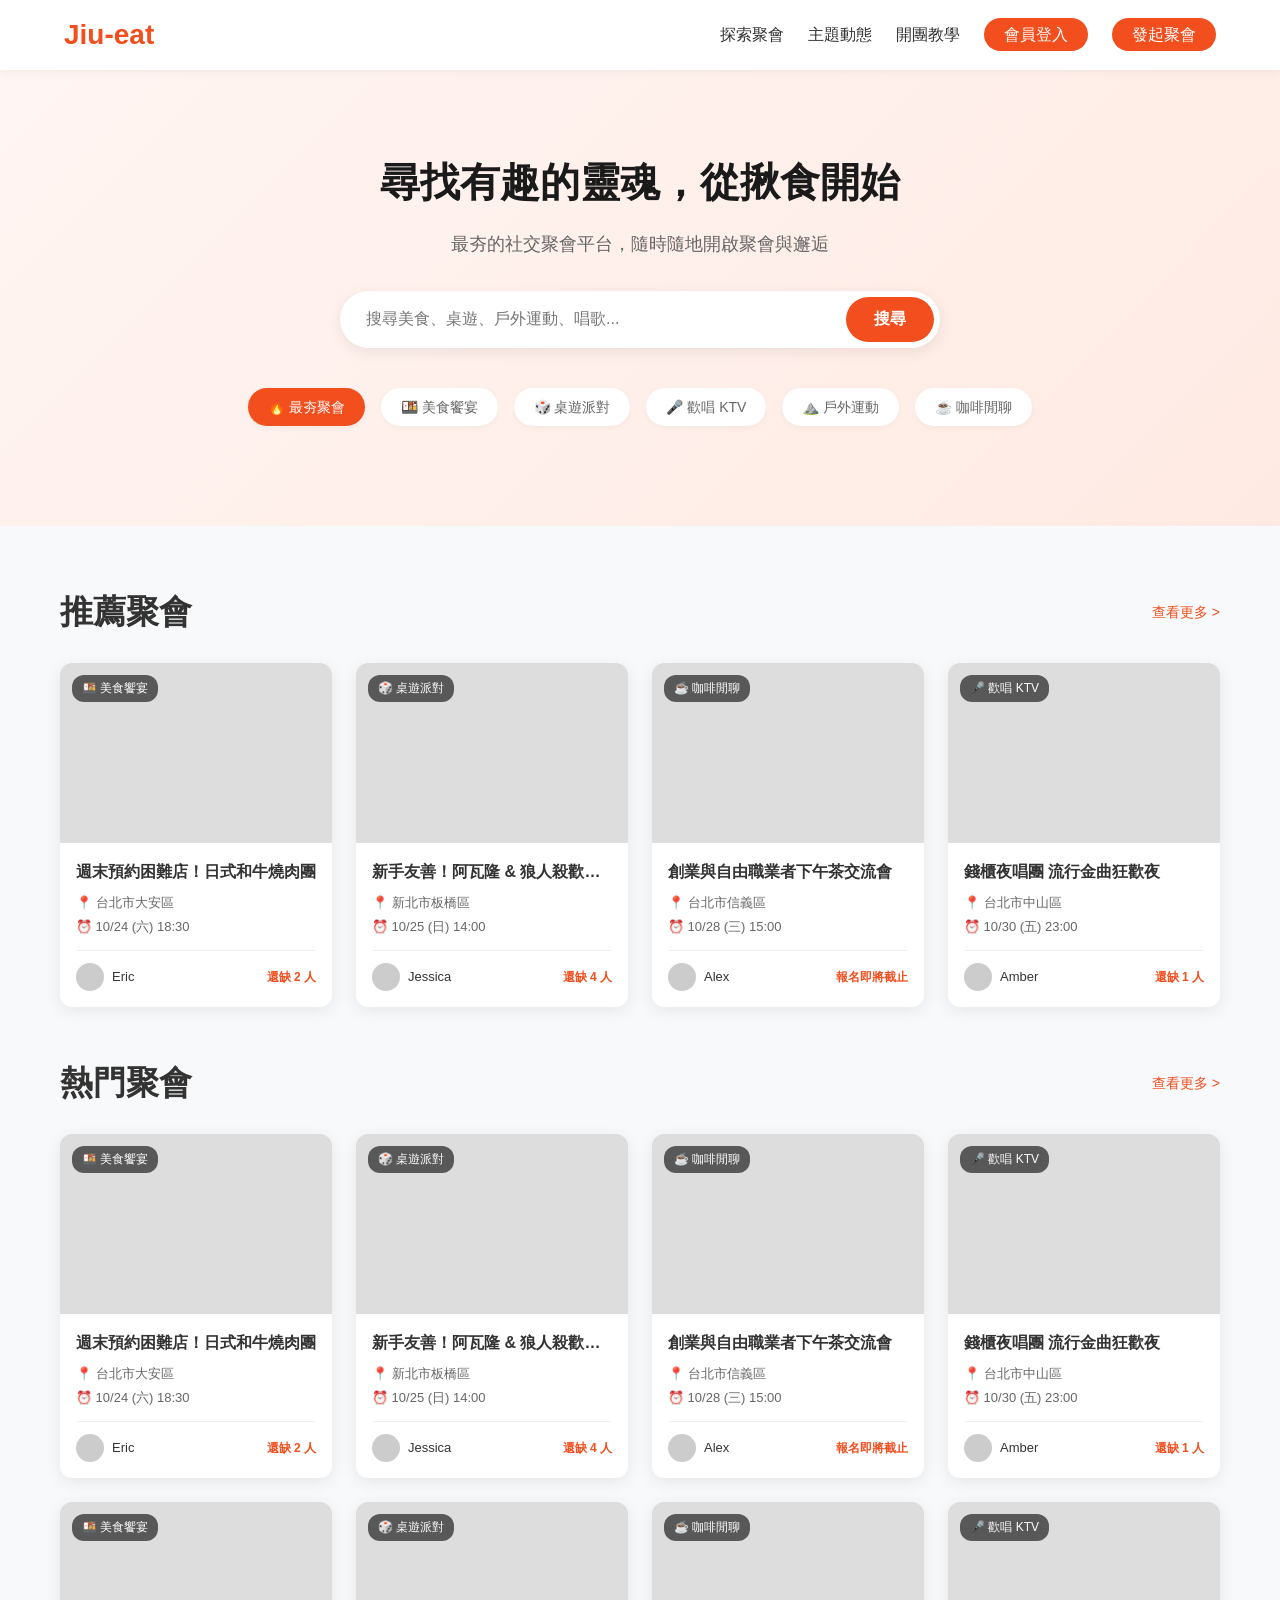
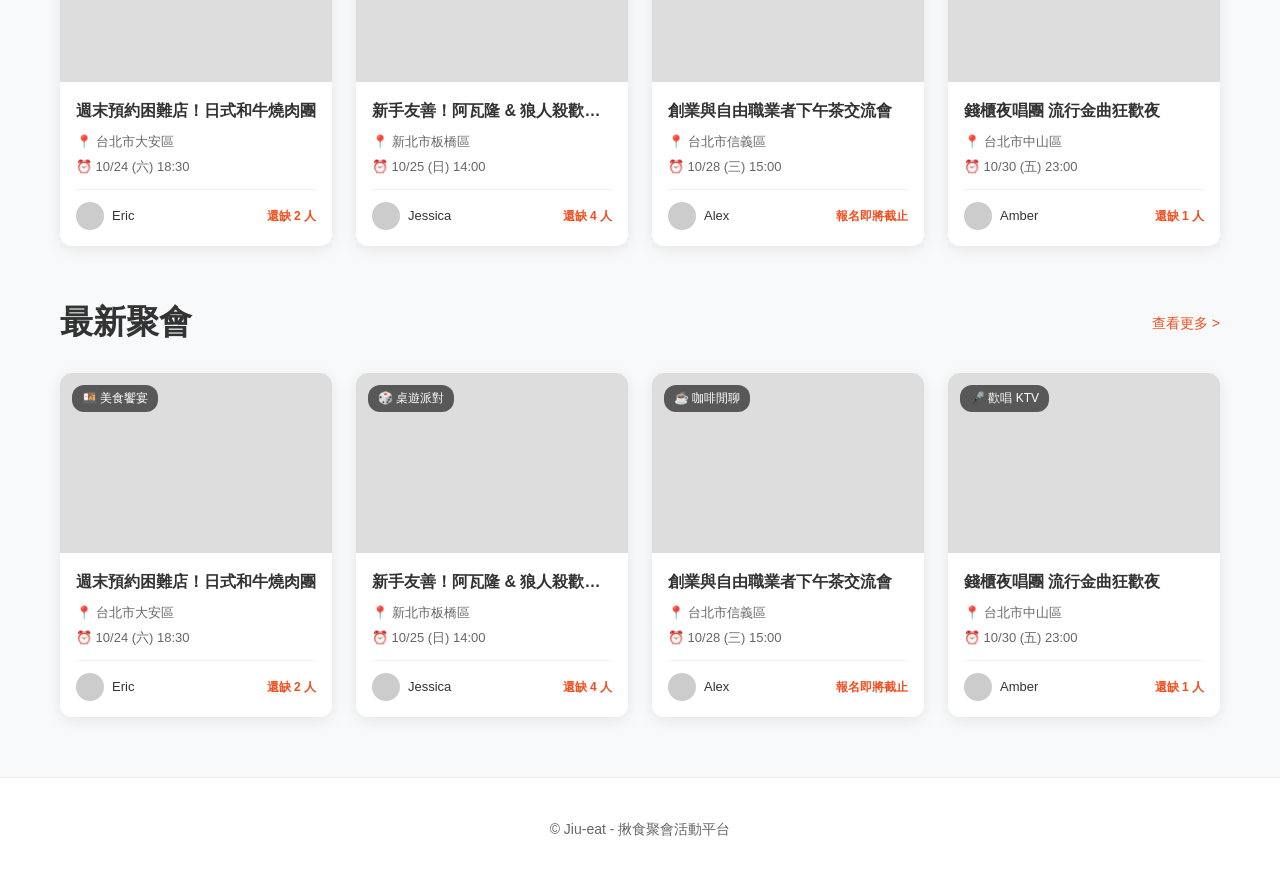
<file: index.html>
<!DOCTYPE html>
<html lang="zh-TW">

<head>
    <meta charset="UTF-8">
    <meta name="viewport" content="width=device-width, initial-scale=1.0">
    <title>Jiu-eat - 揪食聚會活動平台</title>
    <link rel="stylesheet" href="style.css?v=2">
</head>

<body>

    <!-- header 由 include.js 載入 -->

    <!-- 主視覺區塊 -->
    <section class="hero">
        <h1>尋找有趣的靈魂，從揪食開始</h1>
        <p>最夯的社交聚會平台，隨時隨地開啟聚會與邂逅</p>

        <div class="search-bar">
            <input type="text" placeholder="搜尋美食、桌遊、戶外運動、唱歌...">
            <button>搜尋</button>
        </div>

        <!-- 主題標籤 -->
        <div class="categories">
            <div class="category-chip active">🔥 最夯聚會</div>
            <div class="category-chip">🍱 美食饗宴</div>
            <div class="category-chip">🎲 桌遊派對</div>
            <div class="category-chip">🎤 歡唱 KTV</div>
            <div class="category-chip">⛰️ 戶外運動</div>
            <div class="category-chip">☕ 咖啡閒聊</div>
        </div>
    </section>

    <!-- 主要內容 container -->
    <main class="container">

        <!-- 區塊 1：近期熱門聚會 -->
        <div class="events-section">
            <div class="section-title">
                <h2>推薦聚會</h2>
                <a href="#">查看更多 ></a>
            </div>

            <div class="events-grid" id="hot-events-grid"></div>
        </div>

        <!-- 區塊 2：即將成團聚會（改為 JS 動態渲染） -->
        <div class="events-section">
            <div class="section-title">
                <h2>熱門聚會</h2>
                <a href="#">查看更多 ></a>
            </div>

            <!-- 動態生成卡片的容器 -->
            <div class="events-grid" id="upcoming-events-grid"></div>
        </div>
        <!-- 區塊 3：最新聚會 -->
        <div class="events-section">
            <div class="section-title">
                <h2>最新聚會</h2>
                <a href="#">查看更多 ></a>
            </div>

            <div class="events-grid" id="latest-events-grid"></div>
        </div>

    </main>

    <!-- JavaScript 生成卡片-->
    <script>
        document.addEventListener("DOMContentLoaded", () => {

            const sampleCards = [
                {
                    tag: "🍱 美食饗宴",
                    title: "週末預約困難店！日式和牛燒肉團",
                    location: "📍 台北市大安區",
                    time: "⏰ 10/24 (六) 18:30",
                    host: "Eric",
                    status: "還缺 2 人",
                    img: "https://picsum.photos/400/300?random=10",
                    avatar: "https://picsum.photos/50?random=10"
                },
                {
                    tag: "🎲 桌遊派對",
                    title: "新手友善！阿瓦隆 & 狼人殺歡樂夜",
                    location: "📍 新北市板橋區",
                    time: "⏰ 10/25 (日) 14:00",
                    host: "Jessica",
                    status: "還缺 4 人",
                    img: "https://picsum.photos/400/300?random=20",
                    avatar: "https://picsum.photos/50?random=11"
                },
                {
                    tag: "☕ 咖啡閒聊",
                    title: "創業與自由職業者下午茶交流會",
                    location: "📍 台北市信義區",
                    time: "⏰ 10/28 (三) 15:00",
                    host: "Alex",
                    status: "報名即將截止",
                    img: "https://picsum.photos/400/300?random=30",
                    avatar: "https://picsum.photos/50?random=12"
                },
                {
                    tag: "🎤 歡唱 KTV",
                    title: "錢櫃夜唱團 流行金曲狂歡夜",
                    location: "📍 台北市中山區",
                    time: "⏰ 10/30 (五) 23:00",
                    host: "Amber",
                    status: "還缺 1 人",
                    img: "https://picsum.photos/400/300?random=40",
                    avatar: "https://picsum.photos/50?random=13"
                }
            ];

            function renderEvents(containerId, count) {
                const container = document.getElementById(containerId);
                let html = "";
                for (let i = 0; i < count; i++) {
                    const data = sampleCards[i % sampleCards.length];
                    html += `
                        <div class="event-card">
                            <div class="card-img" style="background-image: url('${data.img}');">
                                <span class="card-tag">${data.tag}</span>
                            </div>
                            <div class="card-content">
                                <div class="event-title">${data.title}</div>
                                <div class="event-info">
                                    <span>${data.location}</span>
                                    <span>${data.time}</span>
                                </div>
                                <div class="card-footer">
                                    <div class="host-info">
                                        <div class="avatar" style="background-image: url('${data.avatar}'); background-size: cover;"></div>
                                        <span>${data.host}</span>
                                    </div>
                                    <span class="status-badge">${data.status}</span>
                                </div>
                            </div>
                        </div>
                    `;
                }
                container.innerHTML = html;
            }

            renderEvents("hot-events-grid", 4);
            renderEvents("latest-events-grid", 4);

            const targetCardCount = 8;
            const finalCount = Math.ceil(targetCardCount / 4) * 4;
            renderEvents("upcoming-events-grid", finalCount);

            // 漢堡選單邏輯已移至 include.js
        });
    </script>

    <script src="include.js"></script>
</body>

</html>
</file>
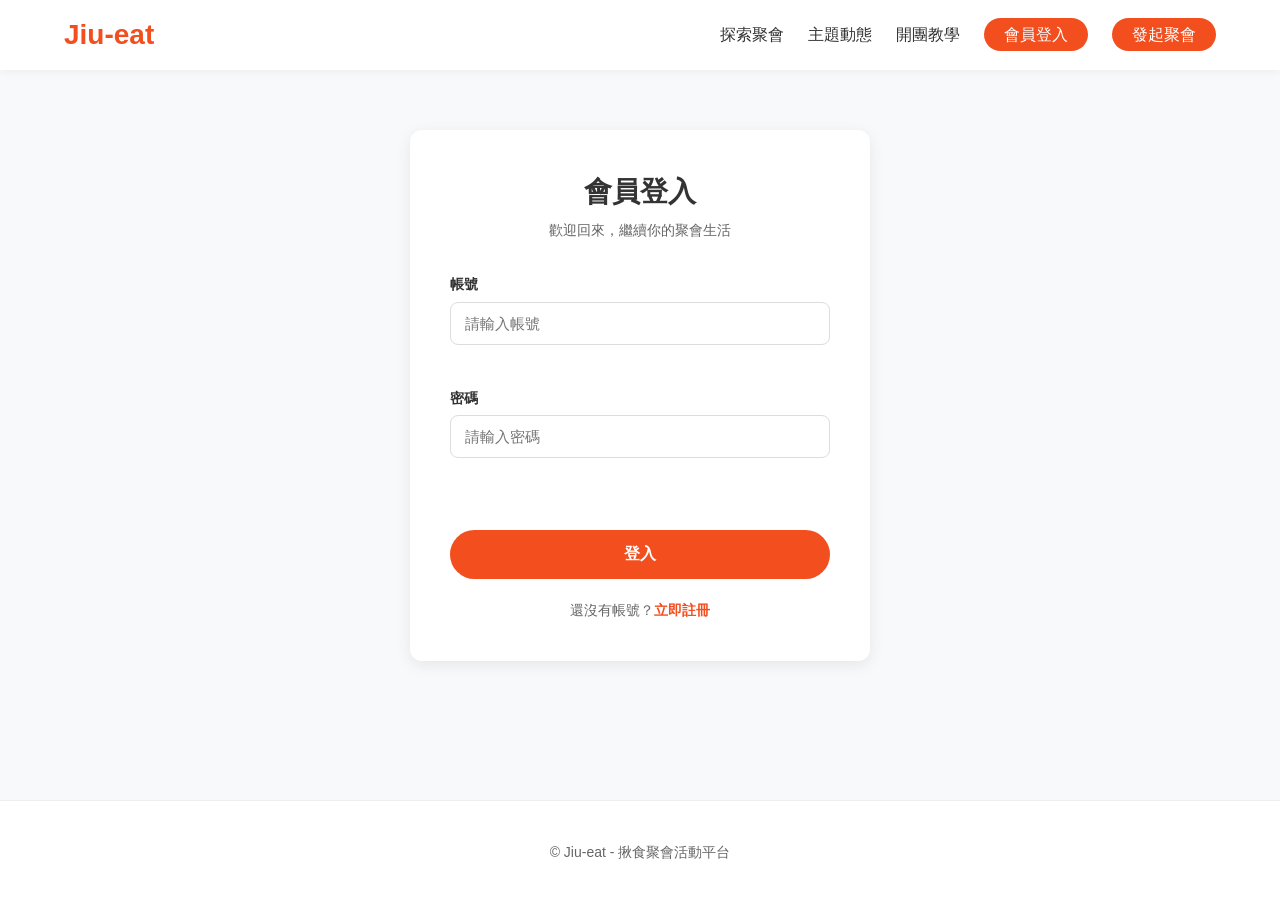
<file: login.html>
<!DOCTYPE html>
<html lang="zh-TW">

<head>
    <meta charset="UTF-8">
    <meta name="viewport" content="width=device-width, initial-scale=1.0">
    <title>會員登入 - Jiu-eat</title>
    <link rel="stylesheet" href="style.css?v=2">
</head>

<body>

    <!-- header 由 include.js 載入 -->

    <main class="register-page">
        <div class="register-card">
            <h1>會員登入</h1>
            <p class="register-subtitle">歡迎回來，繼續你的聚會生活</p>

            <form id="login-form" novalidate>
                <!-- 帳號 -->
                <div class="form-group">
                    <label for="account">帳號</label>
                    <input type="text" id="account" name="account" placeholder="請輸入帳號" autocomplete="username">
                    <span class="error-msg" id="account-error"></span>
                </div>

                <!-- 密碼 -->
                <div class="form-group">
                    <label for="password">密碼</label>
                    <input type="password" id="password" name="password" placeholder="請輸入密碼" autocomplete="current-password">
                    <span class="error-msg" id="password-error"></span>
                </div>

                <!-- 全域錯誤 / API 錯誤 -->
                <div class="error-msg api-error" id="api-error"></div>

                <button type="submit" class="btn-submit">登入</button>
            </form>

            <p class="login-link">
                還沒有帳號？<a href="register.html">立即註冊</a>
            </p>
        </div>
    </main>

    <script src="include.js"></script>
    <script>
        document.addEventListener("DOMContentLoaded", () => {

            const form = document.getElementById("login-form");

            const fields = {
                account: { el: document.getElementById("account"), error: document.getElementById("account-error"), validate },
                password: { el: document.getElementById("password"), error: document.getElementById("password-error"), validate }
            };

            const apiError = document.getElementById("api-error");

            function validate(name) {
                const field = fields[name];
                const val = field.el.value ? field.el.value.trim() : "";
                field.error.textContent = "";
                field.el.classList.remove("input-error");

                switch (name) {
                    case "account":
                        if (!val) return "請輸入帳號";
                        break;
                    case "password":
                        if (!val) return "請輸入密碼";
                        break;
                }
                return "";
            }

            function showError(name, msg) {
                const field = fields[name];
                field.error.textContent = msg;
                if (msg) field.el.classList.add("input-error");
            }

            function validateAll() {
                let valid = true;
                for (const key of Object.keys(fields)) {
                    const msg = validate(key);
                    if (msg) {
                        showError(key, msg);
                        valid = false;
                    }
                }
                return valid;
            }

            for (const key of Object.keys(fields)) {
                const field = fields[key];
                field.el.addEventListener("blur", () => {
                    const msg = validate(key);
                    showError(key, msg);
                });
                field.el.addEventListener("input", () => {
                    field.error.textContent = "";
                    field.el.classList.remove("input-error");
                    apiError.textContent = "";
                });
            }

            form.addEventListener("submit", async (e) => {
                e.preventDefault();
                apiError.textContent = "";

                if (!validateAll()) return;

                const payload = {
                    account: fields.account.el.value.trim(),
                    password: fields.password.el.value
                };

                const btn = form.querySelector(".btn-submit");
                btn.textContent = "登入中...";
                btn.disabled = true;

                try {
                    const res = await fetch("/api/login", {
                        method: "POST",
                        headers: { "Content-Type": "application/json" },
                        body: JSON.stringify(payload)
                    });

                    if (!res.ok) {
                        const data = await res.json().catch(() => ({}));
                        throw new Error(data.message || "帳號或密碼錯誤");
                    }

                    window.location.href = "/member.html";

                } catch (err) {
                    apiError.textContent = err.message;
                    btn.textContent = "登入";
                    btn.disabled = false;
                }
            });
        });
    </script>

</body>

</html>
</file>
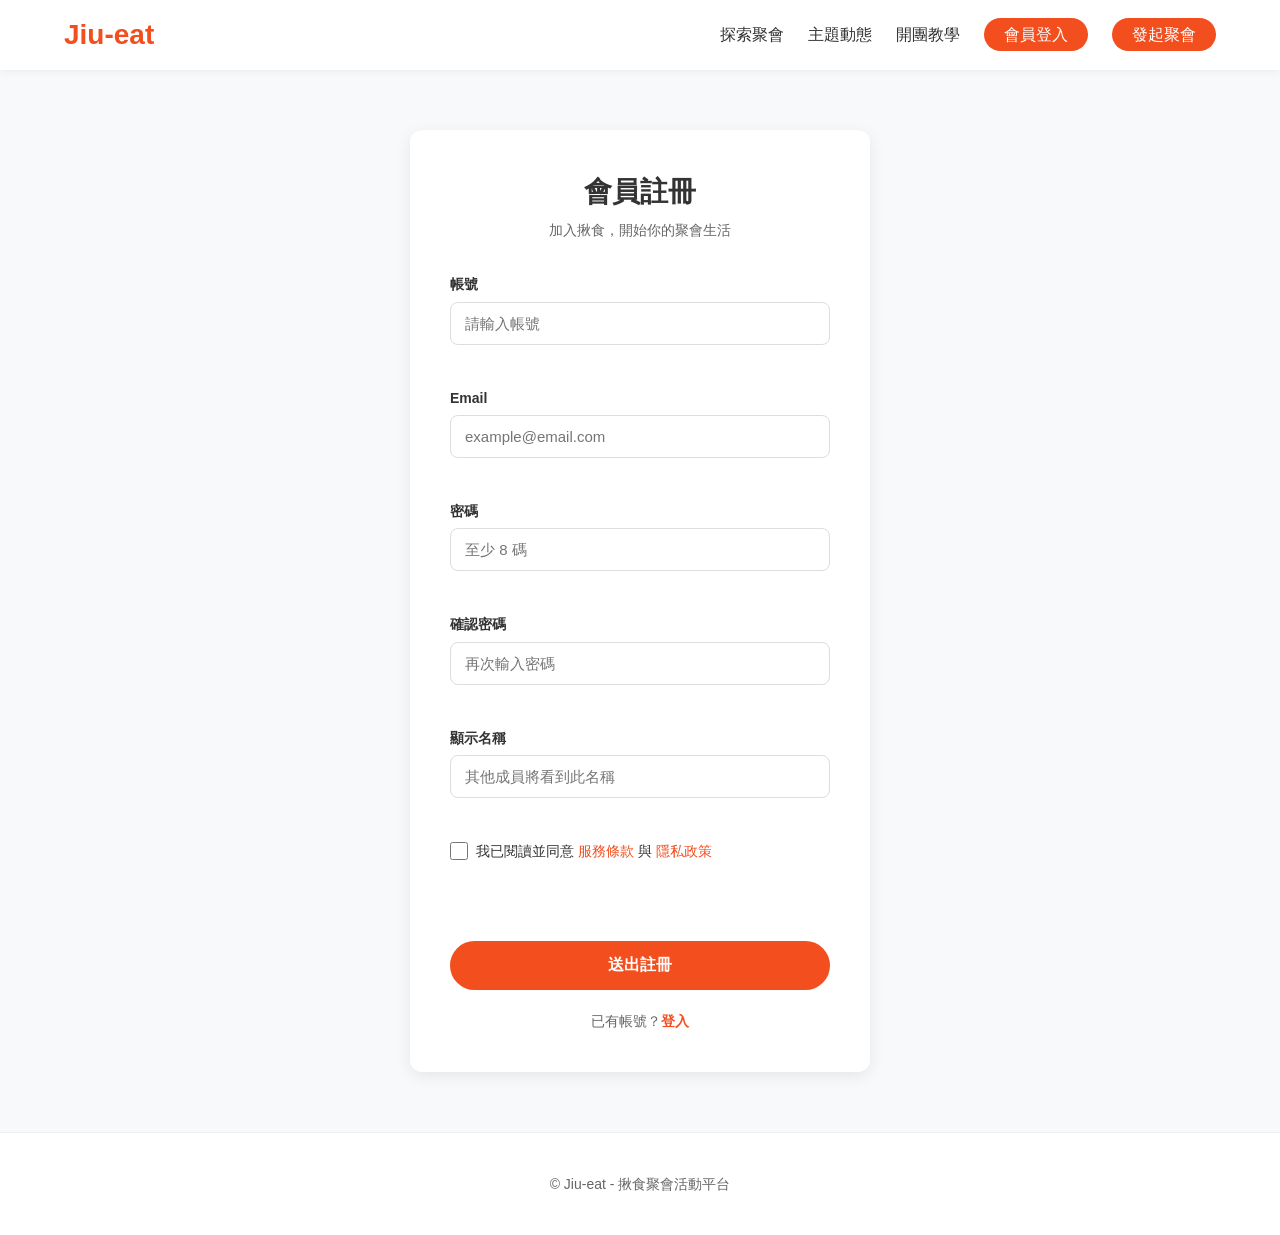
<file: register.html>
<!DOCTYPE html>
<html lang="zh-TW">

<head>
    <meta charset="UTF-8">
    <meta name="viewport" content="width=device-width, initial-scale=1.0">
    <title>會員註冊 - Jiu-eat</title>
    <link rel="stylesheet" href="style.css?v=2">
</head>

<body>

    <!-- header 由 include.js 載入 -->

    <main class="register-page">
        <div class="register-card">
            <h1>會員註冊</h1>
            <p class="register-subtitle">加入揪食，開始你的聚會生活</p>

            <form id="register-form" novalidate>
                <!-- 帳號 -->
                <div class="form-group">
                    <label for="account">帳號</label>
                    <input type="text" id="account" name="account" placeholder="請輸入帳號" autocomplete="username">
                    <span class="error-msg" id="account-error"></span>
                </div>

                <!-- Email -->
                <div class="form-group">
                    <label for="email">Email</label>
                    <input type="email" id="email" name="email" placeholder="example@email.com" autocomplete="email">
                    <span class="error-msg" id="email-error"></span>
                </div>

                <!-- 密碼 -->
                <div class="form-group">
                    <label for="password">密碼</label>
                    <input type="password" id="password" name="password" placeholder="至少 8 碼" autocomplete="new-password">
                    <span class="error-msg" id="password-error"></span>
                </div>

                <!-- 確認密碼 -->
                <div class="form-group">
                    <label for="confirm-password">確認密碼</label>
                    <input type="password" id="confirm-password" name="confirmPassword" placeholder="再次輸入密碼" autocomplete="new-password">
                    <span class="error-msg" id="confirm-password-error"></span>
                </div>

                <!-- 顯示名稱 -->
                <div class="form-group">
                    <label for="display-name">顯示名稱</label>
                    <input type="text" id="display-name" name="displayName" placeholder="其他成員將看到此名稱">
                    <span class="error-msg" id="display-name-error"></span>
                </div>

                <!-- 服務條款 -->
                <div class="form-group terms-group">
                    <label class="terms-label">
                        <input type="checkbox" id="terms" name="terms">
                        <span>我已閱讀並同意 <a href="#" class="terms-link">服務條款</a> 與 <a href="#" class="terms-link">隱私政策</a></span>
                    </label>
                    <span class="error-msg" id="terms-error"></span>
                </div>

                <!-- 全域錯誤 / API 錯誤 -->
                <div class="error-msg api-error" id="api-error"></div>

                <button type="submit" class="btn-submit">送出註冊</button>
            </form>

            <p class="login-link">
                已有帳號？<a href="login.html">登入</a>
            </p>
        </div>
    </main>

    <script>
        document.addEventListener("DOMContentLoaded", () => {

            const form = document.getElementById("register-form");

            const fields = {
                account: { el: document.getElementById("account"), error: document.getElementById("account-error"), validate },
                email: { el: document.getElementById("email"), error: document.getElementById("email-error"), validate },
                password: { el: document.getElementById("password"), error: document.getElementById("password-error"), validate },
                confirmPassword: { el: document.getElementById("confirm-password"), error: document.getElementById("confirm-password-error"), validate },
                displayName: { el: document.getElementById("display-name"), error: document.getElementById("display-name-error"), validate },
                terms: { el: document.getElementById("terms"), error: document.getElementById("terms-error"), validate }
            };

            const apiError = document.getElementById("api-error");

            function validate( name ) {
                const field = fields[name];
                const val = field.el.value ? field.el.value.trim() : "";
                field.error.textContent = "";
                field.el.classList.remove("input-error");

                switch (name) {
                    case "account":
                        if (!val) return "請輸入帳號";
                        break;
                    case "email":
                        if (!val) return "請輸入 Email";
                        if (!/^[^\s@]+@[^\s@]+\.[^\s@]+$/.test(val)) return "Email 格式不正確";
                        break;
                    case "password":
                        if (!val) return "請輸入密碼";
                        if (val.length < 8) return "密碼長度至少 8 碼";
                        break;
                    case "confirmPassword":
                        if (!val) return "請再次輸入密碼";
                        if (val !== fields.password.el.value) return "與密碼不一致";
                        break;
                    case "displayName":
                        if (!val) return "顯示名稱不可為空";
                        break;
                    case "terms":
                        if (!fields.terms.el.checked) return "必須同意服務條款";
                        break;
                }
                return "";
            }

            function showError(name, msg) {
                const field = fields[name];
                field.error.textContent = msg;
                if (msg) field.el.classList.add("input-error");
            }

            function validateAll() {
                let valid = true;
                for (const key of Object.keys(fields)) {
                    const msg = validate(key);
                    if (msg) {
                        showError(key, msg);
                        valid = false;
                    }
                }
                return valid;
            }

            // 即時驗證（blur 時）
            for (const key of Object.keys(fields)) {
                const field = fields[key];
                field.el.addEventListener("blur", () => {
                    const msg = validate(key);
                    showError(key, msg);
                });
                field.el.addEventListener("input", () => {
                    field.error.textContent = "";
                    field.el.classList.remove("input-error");
                    apiError.textContent = "";
                });
            }

            form.addEventListener("submit", async (e) => {
                e.preventDefault();
                apiError.textContent = "";

                if (!validateAll()) return;

                const payload = {
                    account: fields.account.el.value.trim(),
                    email: fields.email.el.value.trim(),
                    password: fields.password.el.value,
                    displayName: fields.displayName.el.value.trim()
                };

                const btn = form.querySelector(".btn-submit");
                btn.textContent = "註冊中...";
                btn.disabled = true;

                try {
                    const res = await fetch("/api/register", {
                        method: "POST",
                        headers: { "Content-Type": "application/json" },
                        body: JSON.stringify(payload)
                    });

                    if (!res.ok) {
                        const data = await res.json().catch(() => ({}));
                        throw new Error(data.message || "註冊失敗，請稍後再試");
                    }

                    window.location.href = "/member.html";

                } catch (err) {
                    apiError.textContent = err.message;
                    btn.textContent = "送出註冊";
                    btn.disabled = false;
                }
            });
        });
    </script>

    <script src="include.js"></script>
</body>

</html>
</file>
<file: style.css>
/* 全域 Reset & 變數設定 */
:root {
    --primary-color: #f24e1e;
    /* Eatgether 經典品牌紅橘色 */
    --primary-hover: #d93d10;
    --bg-gray: #f8f9fa;
    --text-main: #333333;
    --text-muted: #666666;
    --card-shadow: 0 4px 16px rgba(0, 0, 0, 0.08);
    --border-radius: 12px;
}

* {
    box-sizing: border-box;
    margin: 0;
    padding: 0;
    font-family: -apple-system, BlinkMacSystemFont, "Segoe UI", Roboto, "Helvetica Neue", Arial, sans-serif;
}

body {
    background-color: var(--bg-gray);
    color: var(--text-main);
    line-height: 1.6;
}

/* 頂部導航列 */
header {
    background-color: #ffffff;
    height: 70px;
    display: flex;
    justify-content: space-between;
    align-items: center;
    padding: 0 5%;
    position: sticky;
    top: 0;
    z-index: 1000;
    box-shadow: 0 2px 8px rgba(0, 0, 0, 0.05);
}

.logo {
    font-size: 28px;
    font-weight: 800;
    color: var(--primary-color);
    text-decoration: none;
    display: flex;
    align-items: center;
    gap: 8px;
}

.nav-links {
    display: flex;
    gap: 24px;
    align-items: center;
    list-style: none;
}

.nav-links a {
    text-decoration: none;
    color: var(--text-main);
    font-weight: 500;
    transition: color 0.2s;
}

.nav-links a:hover {
    color: var(--primary-color);
}

.btn-primary {
    background-color: var(--primary-color);
    color: #fff !important;
    padding: 8px 20px;
    border-radius: 20px;
    transition: background-color 0.2s !important;
}

.btn-primary:hover {
    background-color: var(--primary-hover) !important;
}

/* 主視覺 Hero 區塊 */
.hero {
    background: linear-gradient(135deg, #fff5f2 0%, #ffeae3 100%);
    padding: 80px 5% 100px;
    text-align: center;
}

.hero h1 {
    font-size: 40px;
    margin-bottom: 16px;
    color: #1a1a1a;
}

.hero p {
    font-size: 18px;
    color: var(--text-muted);
    margin-bottom: 32px;
}

.search-bar {
    max-width: 600px;
    margin: 0 auto;
    display: flex;
    background: #ffffff;
    padding: 6px;
    border-radius: 30px;
    box-shadow: var(--card-shadow);
}

.search-bar input {
    flex: 1;
    border: none;
    padding: 12px 20px;
    border-radius: 30px;
    outline: none;
    font-size: 16px;
}

.search-bar button {
    background-color: var(--primary-color);
    color: #ffffff;
    border: none;
    padding: 12px 28px;
    border-radius: 25px;
    cursor: pointer;
    font-size: 16px;
    font-weight: 600;
}

/* 分類標籤區 */
.categories {
    display: flex;
    justify-content: center;
    gap: 16px;
    margin-top: 40px;
    flex-wrap: wrap;
}

.category-chip {
    background: #ffffff;
    padding: 8px 20px;
    border-radius: 20px;
    font-size: 14px;
    color: var(--text-muted);
    cursor: pointer;
    box-shadow: 0 2px 6px rgba(0, 0, 0, 0.04);
    transition: all 0.2s;
}

.category-chip:hover,
.category-chip.active {
    background: var(--primary-color);
    color: #ffffff;
}

/* 主要內容 container */
.container {
    max-width: 1200px;
    margin: 0 auto;
    padding: 60px 20px;
    display: flex;
    flex-direction: column;
    gap: 50px;
    /* 自動控制區塊間距 */
}

.section-title {
    font-size: 22px;
    margin-bottom: 24px;
    display: flex;
    justify-content: space-between;
    align-items: center;
}

.section-title a {
    font-size: 14px;
    color: var(--primary-color);
    text-decoration: none;
}

/* 獨立聚會區塊 (包裹 標題 + 卡片列表) */
.events-section {
    width: 100%;
}

/* 聚會卡片列表 */
.events-grid {
    display: grid;
    grid-template-columns: repeat(auto-fill, minmax(260px, 1fr));
    gap: 24px;
}

.event-card {
    background: #ffffff;
    border-radius: var(--border-radius);
    overflow: hidden;
    box-shadow: var(--card-shadow);
    transition: transform 0.2s;
    cursor: pointer;
}

.event-card:hover {
    transform: translateY(-4px);
}

.card-img {
    width: 100%;
    height: 180px;
    background-color: #ddd;
    background-size: cover;
    background-position: center;
    position: relative;
}

.card-tag {
    position: absolute;
    top: 12px;
    left: 12px;
    background: rgba(0, 0, 0, 0.6);
    color: #ffffff;
    padding: 4px 10px;
    border-radius: 12px;
    font-size: 12px;
}

.card-content {
    padding: 16px;
}

.event-title {
    font-size: 16px;
    font-weight: 700;
    margin-bottom: 8px;
    white-space: nowrap;
    overflow: hidden;
    text-overflow: ellipsis;
}

.event-info {
    font-size: 13px;
    color: var(--text-muted);
    margin-bottom: 12px;
    display: flex;
    flex-direction: column;
    gap: 4px;
}

.card-footer {
    display: flex;
    align-items: center;
    justify-content: space-between;
    border-top: 1px solid #f0f0f0;
    padding-top: 12px;
}

.host-info {
    display: flex;
    align-items: center;
    gap: 8px;
    font-size: 13px;
}

.avatar {
    width: 28px;
    height: 28px;
    border-radius: 50%;
    background-color: #ccc;
}

.status-badge {
    font-size: 12px;
    color: var(--primary-color);
    font-weight: 600;
}

/* 頁尾 Footer */
footer {
    background-color: #ffffff;
    border-top: 1px solid #eee;
    padding: 40px 5%;
    text-align: center;
    color: var(--text-muted);
    font-size: 14px;
}

/* 漢堡選單按鈕 (桌機隱藏) */
.hamburger {
    display: none;
    background: none;
    border: none;
    font-size: 28px;
    cursor: pointer;
    padding: 4px 8px;
    color: var(--text-main);
    line-height: 1;
}

/* Nav 內 button 重置 */
.nav-links button {
    border: none;
    cursor: pointer;
    font-size: 14px;
    font-family: inherit;
}

/* 註冊頁面 */
.register-page {
    display: flex;
    justify-content: center;
    align-items: flex-start;
    min-height: calc(100vh - 70px - 100px);
    padding: 60px 20px;
}

.register-card {
    background: #fff;
    border-radius: var(--border-radius);
    box-shadow: var(--card-shadow);
    padding: 40px;
    width: 100%;
    max-width: 460px;
}

.register-card h1 {
    font-size: 28px;
    text-align: center;
    margin-bottom: 4px;
}

.register-subtitle {
    text-align: center;
    color: var(--text-muted);
    font-size: 14px;
    margin-bottom: 32px;
}

.form-group {
    margin-bottom: 20px;
}

.form-group label {
    display: block;
    font-size: 14px;
    font-weight: 600;
    margin-bottom: 6px;
    color: var(--text-main);
}

.form-group input[type="text"],
.form-group input[type="email"],
.form-group input[type="password"] {
    width: 100%;
    padding: 12px 14px;
    border: 1.5px solid #ddd;
    border-radius: 8px;
    font-size: 15px;
    outline: none;
    transition: border-color 0.2s;
}

.form-group input:focus {
    border-color: var(--primary-color);
}

.form-group input.input-error {
    border-color: #e74c3c;
}

.error-msg {
    display: block;
    font-size: 12px;
    color: #e74c3c;
    min-height: 18px;
    margin-top: 4px;
}

.api-error {
    text-align: center;
    margin-bottom: 12px;
    font-size: 14px;
}

.terms-group {
    margin-bottom: 24px;
}

.terms-label {
    display: flex !important;
    align-items: center;
    gap: 8px;
    font-weight: 400 !important;
    cursor: pointer;
}

.terms-label input[type="checkbox"] {
    width: 18px;
    height: 18px;
    accent-color: var(--primary-color);
    flex-shrink: 0;
}

.terms-link {
    color: var(--primary-color);
    text-decoration: none;
}

.terms-link:hover {
    text-decoration: underline;
}

.btn-submit {
    width: 100%;
    background-color: var(--primary-color);
    color: #fff;
    border: none;
    padding: 14px;
    border-radius: 25px;
    font-size: 16px;
    font-weight: 700;
    cursor: pointer;
    transition: background-color 0.2s;
}

.btn-submit:hover {
    background-color: var(--primary-hover);
}

.btn-submit:disabled {
    opacity: 0.6;
    cursor: not-allowed;
}

.login-link {
    text-align: center;
    margin-top: 20px;
    font-size: 14px;
    color: var(--text-muted);
}

.login-link a {
    color: var(--primary-color);
    text-decoration: none;
    font-weight: 600;
}

.login-link a:hover {
    text-decoration: underline;
}

/* 響應式調整 */
@media (max-width: 768px) {
    .hero h1 {
        font-size: 28px;
    }

    .hero p {
        font-size: 15px;
    }

    .hamburger {
        display: block;
    }

    .nav-links {
        display: none;
        position: fixed;
        top: 70px;
        left: 0;
        right: 0;
        background: #fff;
        flex-direction: column;
        padding: 20px 5%;
        box-shadow: 0 4px 12px rgba(0, 0, 0, 0.1);
        gap: 16px;
        z-index: 999;
    }

    .nav-links.open {
        display: flex;
    }

    .nav-links button.btn-primary {
        width: 100%;
        border: none;
        text-align: center;
    }

    .section-title {
        font-size: 18px;
    }

    .events-grid {
        grid-template-columns: repeat(2, 1fr);
        gap: 12px;
    }

    .card-img {
        height: 120px;
    }

    .event-title {
        font-size: 14px;
    }
}
</file>
